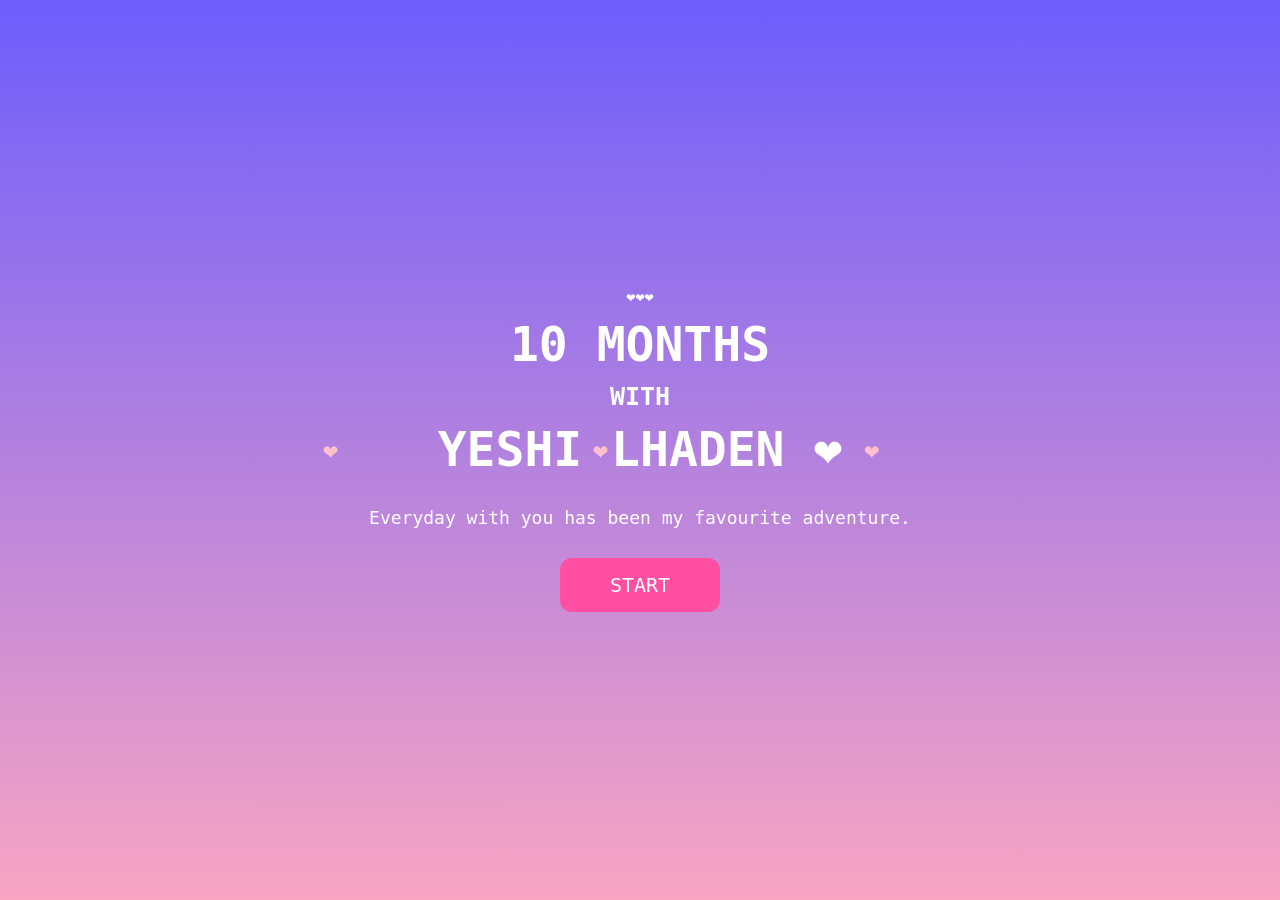
<file: index.html>
<!DOCTYPE html>
<html lang="en">
<head>
    <meta charset="UTF-8">
    <meta name="viewport" content="width=device-width, initial-scale=1.0">
    <title>10 Months With You❤️</title>
    <link rel="stylesheet" href="style.css">
</head>
<body>
    <div class="overlay">
        <div class="hearts"></div>
        <h3>❤️❤️❤️</h3>
        <h1>10 MONTHS</h1>
        <h2>WITH</h2>
        <h1>YESHI LHADEN ❤️</h1>
        <p>
            Everyday with you has been my favourite adventure.
        </p>
        <button id = "startBtn">
            START
        </button>
        
        
    </div>
    <script src="script.js"></script>
    
</body>
</html>
</file>
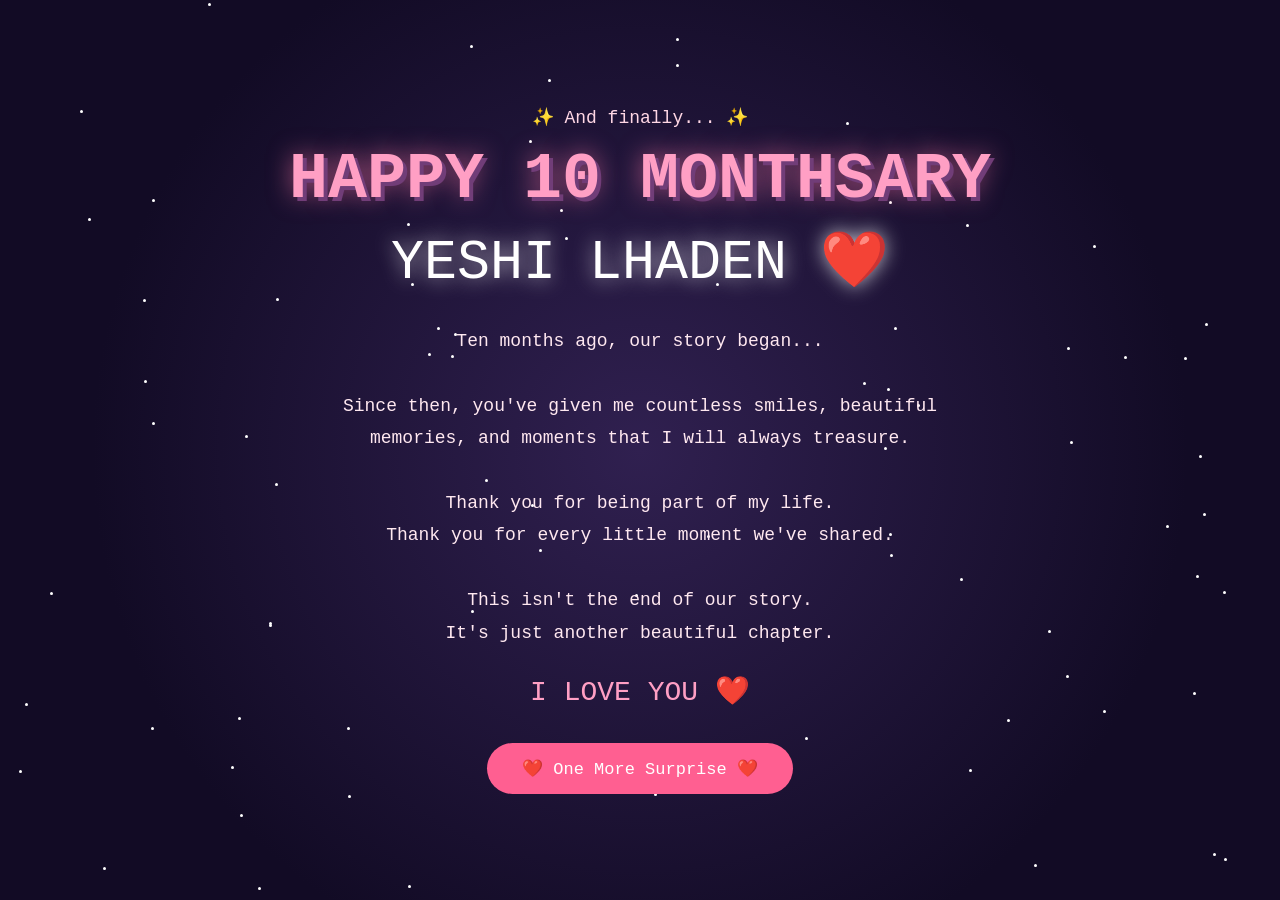
<file: pages/final.html>
<!DOCTYPE html>
<html lang="en">

<head>

<meta charset="UTF-8">

<meta name="viewport"
content="width=device-width, initial-scale=1.0">

<title>Happy 10 Monthsary ❤️</title>

<style>

*{
    margin:0;
    padding:0;
    box-sizing:border-box;
}

body{

    min-height:100vh;

    background:
    radial-gradient(circle at center,#302050 0%,#120b25 70%);

    font-family:monospace;

    color:white;

    text-align:center;

    overflow:hidden;

}


/* ============================= */
/* MAIN */
/* ============================= */

.final{

    position:relative;

    z-index:10;

    min-height:100vh;

    display:flex;

    flex-direction:column;

    justify-content:center;

    align-items:center;

    padding:20px;

}


.small{

    font-size:18px;

    color:#ffd7e5;

    margin-bottom:15px;

    animation:fadeIn 2s ease;

}


h1{

    font-size:clamp(32px,8vw,65px);

    color:#ff9fc4;

    text-shadow:
    4px 4px #713d78,
    0 0 25px rgba(255,120,165,.7);

    animation:titleAppear 2s ease;

}


.name{

    font-size:clamp(28px,7vw,55px);

    margin-top:10px;

    color:white;

    text-shadow:
    0 0 20px rgba(255,255,255,.7);

    animation:titleAppear 2.5s ease;

}


.message{

    max-width:650px;

    margin-top:30px;

    font-size:18px;

    line-height:1.8;

    color:#ffe8f0;

    animation:fadeIn 4s ease;

}


.love{

    margin-top:25px;

    font-size:28px;

    color:#ff9fc4;

    animation:pulse 1.5s infinite;

}


@keyframes titleAppear{

    from{

        opacity:0;

        transform:
        scale(.5)
        translateY(30px);

    }

    to{

        opacity:1;

        transform:
        scale(1)
        translateY(0);

    }

}


@keyframes fadeIn{

    from{
        opacity:0;
    }

    to{
        opacity:1;
    }

}


@keyframes pulse{

    0%,100%{

        transform:scale(1);

    }

    50%{

        transform:scale(1.12);

    }

}


/* ============================= */
/* FIREWORKS */
/* ============================= */

.firework{

    position:absolute;

    width:5px;

    height:5px;

    border-radius:50%;

    background:white;

    animation:explode 1.5s ease-out forwards;

}


@keyframes explode{

    0%{

        transform:
        translate(0,0)
        scale(1);

        opacity:1;

    }

    100%{

        transform:
        translate(
            var(--x),
            var(--y)
        )
        scale(0);

        opacity:0;

    }

}


/* ============================= */
/* HEARTS */
/* ============================= */

.heart{

    position:fixed;

    bottom:-40px;

    pointer-events:none;

    z-index:5;

    animation:heartUp linear forwards;

}


@keyframes heartUp{

    0%{

        transform:
        translateY(0)
        rotate(0);

        opacity:0;

    }

    20%{

        opacity:1;

    }

    100%{

        transform:
        translateY(-110vh)
        rotate(360deg);

        opacity:0;

    }

}


/* ============================= */
/* STARS */
/* ============================= */

.star{

    position:fixed;

    width:3px;

    height:3px;

    background:white;

    border-radius:50%;

    animation:twinkle 2s infinite alternate;

}


@keyframes twinkle{

    from{

        opacity:.2;

        transform:scale(.7);

    }

    to{

        opacity:1;

        transform:scale(1.5);

    }

}


/* ============================= */
/* BUTTON */
/* ============================= */

button{

    margin-top:35px;

    padding:15px 35px;

    border:none;

    border-radius:30px;

    background:#ff5f91;

    color:white;

    font-family:monospace;

    font-size:17px;

    cursor:pointer;

    animation:fadeIn 6s ease;

    transition:.3s;

}


button:hover{

    transform:scale(1.08);

    box-shadow:
    0 0 25px rgba(255,95,145,.7);

}


/* ============================= */
/* MOBILE */
/* ============================= */

@media(max-width:600px){

    .small{

        font-size:15px;

    }

    .message{

        font-size:15px;

    }

    .love{

        font-size:24px;

    }

}

</style>

</head>


<body>


<div class="final">


    <p class="small">

        ✨ And finally... ✨

    </p>


    <h1>

        HAPPY 10 MONTHSARY

    </h1>


    <div class="name">

        YESHI LHADEN ❤️

    </div>


    <p class="message">

        Ten months ago, our story began...

        <br><br>

        Since then, you've given me
        countless smiles, beautiful memories,
        and moments that I will always treasure.

        <br><br>

        Thank you for being part of my life.

        <br>

        Thank you for every little moment
        we've shared.

        <br><br>

        This isn't the end of our story.

        <br>

        It's just another beautiful chapter.

    </p>


    <div class="love">

        I LOVE YOU ❤️

    </div>


    <button onclick="celebrate()">

        ❤️ One More Surprise ❤️

    </button>


</div>


<script>


/* ================================= */
/* FIREWORK */
/* ================================= */

function firework(){

    const centerX =
    Math.random()*window.innerWidth;

    const centerY =
    Math.random()*
    (window.innerHeight*.65);


    for(let i=0;i<35;i++){

        const particle =
        document.createElement("div");

        particle.className="firework";


        particle.style.left=
        centerX+"px";


        particle.style.top=
        centerY+"px";


        const angle=
        Math.random()*Math.PI*2;


        const distance=
        50+
        Math.random()*150;


        particle.style.setProperty(
            "--x",
            Math.cos(angle)*distance+"px"
        );


        particle.style.setProperty(
            "--y",
            Math.sin(angle)*distance+"px"
        );


        document.body.appendChild(
            particle
        );


        setTimeout(()=>{

            particle.remove();

        },1600);

    }

}


/* ================================= */
/* FIREWORK LOOP */
/* ================================= */

setInterval(()=>{

    firework();

},900);


/* ================================= */
/* FLOATING HEARTS */
/* ================================= */

function createHeart(){

    const heart=
    document.createElement("div");


    heart.className="heart";


    const symbols=[

        "❤️",
        "💕",
        "💗",
        "💖",
        "💞",
        "✨",
        "🌸"

    ];


    heart.innerHTML=
    symbols[
        Math.floor(
            Math.random()*symbols.length
        )
    ];


    heart.style.left=
    Math.random()*100+"vw";


    heart.style.fontSize=
    (15+Math.random()*25)+"px";


    heart.style.animationDuration=
    (4+Math.random()*5)+"s";


    document.body.appendChild(
        heart
    );


    setTimeout(()=>{

        heart.remove();

    },10000);

}


setInterval(
    createHeart,
    500
);


/* ================================= */
/* STARS */
/* ================================= */

for(let i=0;i<80;i++){

    const star=
    document.createElement("div");


    star.className="star";


    star.style.left=
    Math.random()*100+"vw";


    star.style.top=
    Math.random()*100+"vh";


    star.style.animationDelay=
    Math.random()*2+"s";


    document.body.appendChild(
        star
    );

}


/* ================================= */
/* BIG CELEBRATION */
/* ================================= */

function celebrate(){

    for(let i=0;i<8;i++){

        setTimeout(()=>{

            firework();

        },i*300);

    }

    document.querySelector(".love")
    .innerHTML=
    "FOREVER WITH YOU ❤️♾️";

}

</script>


</body>

</html>
</file>
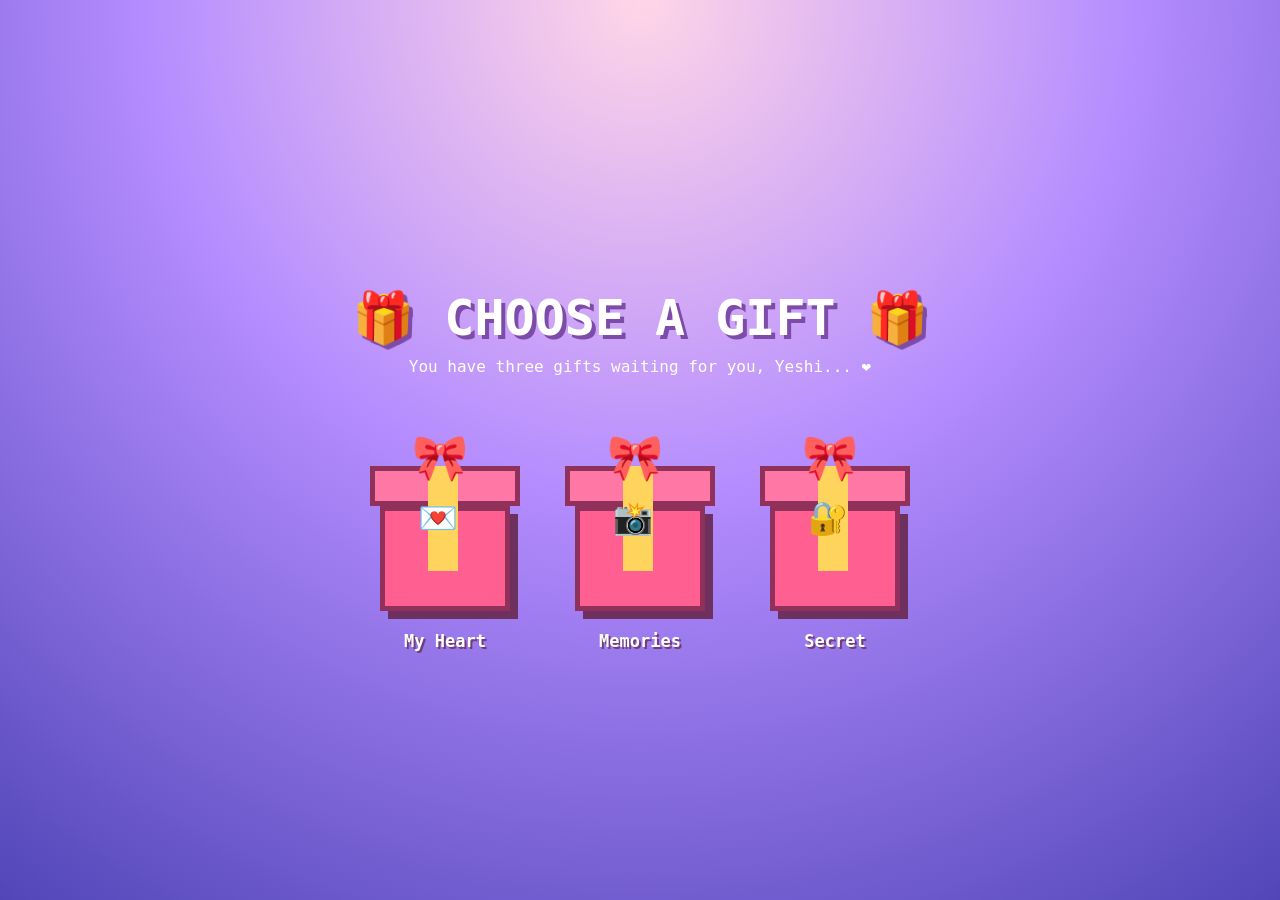
<file: pages/gifts.html>
<!DOCTYPE html>
<html lang="en">
<head>
<meta charset="UTF-8">
<meta name="viewport" content="width=device-width, initial-scale=1.0">

<title>Choose Your Gift 🎁</title>

<style>

*{
    margin:0;
    padding:0;
    box-sizing:border-box;
}

body{
    min-height:100vh;
    background:
        radial-gradient(circle at top,#ffd6e7,#b48cff 45%,#5146b8);
    font-family:monospace;
    color:white;
    text-align:center;
    overflow:hidden;
}

/* MAIN */

.game{
    min-height:100vh;
    display:flex;
    flex-direction:column;
    justify-content:center;
    align-items:center;
    padding:20px;
}

h1{
    font-size:clamp(28px,7vw,50px);
    margin-bottom:10px;
    text-shadow:4px 4px #7d4ca8;
}

.subtitle{
    font-size:16px;
    margin-bottom:45px;
}

/* GIFT ROOM */

.gifts{
    display:flex;
    justify-content:center;
    align-items:center;
    gap:45px;
    flex-wrap:wrap;
}

/* GIFT */

.gift{
    width:150px;
    height:190px;
    cursor:pointer;
    transition:.3s;
    position:relative;
}

.gift:hover{
    transform:translateY(-12px) scale(1.08);
}

/* BOX */

.box{
    position:absolute;
    bottom:0;
    left:10px;
    width:130px;
    height:105px;
    background:#ff5f91;
    border:5px solid #8f315b;
    box-shadow:8px 8px #6e315f;
}

/* LID */

.lid{
    position:absolute;
    top:45px;
    left:0;
    width:150px;
    height:40px;
    background:#ff78a5;
    border:5px solid #8f315b;
    z-index:2;
    transition:.5s;
}

/* RIBBON */

.ribbon{
    position:absolute;
    left:58px;
    top:45px;
    width:30px;
    height:105px;
    background:#ffd45c;
    z-index:3;
}

.ribbon-top{
    position:absolute;
    top:25px;
    left:58px;
    width:30px;
    height:35px;
    background:#ffd45c;
    z-index:4;
}

/* BOW */

.bow{
    position:absolute;
    top:10px;
    left:42px;
    z-index:5;
    font-size:45px;
}

/* EMOJI */

.gift-icon{
    position:absolute;
    z-index:6;
    top:78px;
    left:48px;
    font-size:32px;
}

/* LABEL */

.label{
    position:absolute;
    bottom:-40px;
    width:100%;
    font-size:17px;
    font-weight:bold;
    text-shadow:2px 2px #713d78;
}

/* CLICK EFFECT */

.gift.open .lid{
    transform:translateY(-45px) rotate(-5deg);
}

.gift.open{
    transform:scale(1.1);
}

/* POPUP */

.popup{
    position:fixed;
    inset:0;
    background:rgba(25,10,50,.75);
    display:none;
    justify-content:center;
    align-items:center;
    z-index:100;
    padding:20px;
}

.popup.show{
    display:flex;
}

.popup-box{
    background:#fff0f7;
    color:#54294f;
    max-width:420px;
    width:100%;
    padding:35px 25px;
    border-radius:25px;
    border:5px solid #ff78a5;
    box-shadow:0 15px 40px rgba(0,0,0,.4);
    animation:popup .5s ease;
}

@keyframes popup{
    from{
        transform:scale(.5);
        opacity:0;
    }
    to{
        transform:scale(1);
        opacity:1;
    }
}

.popup-box h2{
    font-size:28px;
    margin-bottom:20px;
}

.popup-box p{
    font-size:16px;
    line-height:1.7;
}

.close{
    margin-top:25px;
    padding:12px 28px;
    border:none;
    border-radius:20px;
    background:#ff5f91;
    color:white;
    font-family:monospace;
    font-size:16px;
    cursor:pointer;
}

.close:hover{
    transform:scale(1.08);
}

/* HEARTS */

.heart{
    position:fixed;
    bottom:-30px;
    pointer-events:none;
    animation:floatUp linear forwards;
}

@keyframes floatUp{
    0%{
        transform:translateY(0) rotate(0);
        opacity:0;
    }

    20%{
        opacity:1;
    }

    100%{
        transform:translateY(-110vh) rotate(360deg);
        opacity:0;
    }
}

/* MOBILE */

@media(max-width:600px){

    .gifts{
        gap:30px;
    }

    .gift{
        width:120px;
        height:160px;
        transform:scale(.85);
    }

    .gift:hover{
        transform:scale(.95) translateY(-8px);
    }

    .box{
        width:110px;
        height:85px;
    }

    .lid{
        width:130px;
    }

    .ribbon{
        left:50px;
        height:85px;
    }

    .ribbon-top{
        left:50px;
    }

    .bow{
        left:35px;
    }

    .gift-icon{
        left:40px;
    }

}

</style>
</head>

<body>

<div class="game">

    <h1>🎁 CHOOSE A GIFT 🎁</h1>

    <p class="subtitle">
        You have three gifts waiting for you, Yeshi... ❤️
    </p>

    <div class="gifts">

        <!-- GIFT 1 -->

        <div class="gift" onclick="openGift(1)">

            <div class="bow">🎀</div>

            <div class="lid"></div>

            <div class="box"></div>

            <div class="ribbon"></div>

            <div class="gift-icon">💌</div>

            <div class="label">
                My Heart
            </div>

        </div>


        <!-- GIFT 2 -->

        <div class="gift" onclick="openGift(2)">

            <div class="bow">🎀</div>

            <div class="lid"></div>

            <div class="box"></div>

            <div class="ribbon"></div>

            <div class="gift-icon">📸</div>

            <div class="label">
                Memories
            </div>

        </div>


        <!-- GIFT 3 -->

        <div class="gift" onclick="openGift(3)">

            <div class="bow">🎀</div>

            <div class="lid"></div>

            <div class="box"></div>

            <div class="ribbon"></div>

            <div class="gift-icon">🔐</div>

            <div class="label">
                Secret
            </div>

        </div>

    </div>

</div>


<!-- POPUP -->

<div class="popup" id="popup">

    <div class="popup-box">

        <h2 id="popupTitle"></h2>

        <p id="popupText"></p>

        <button class="close" onclick="closePopup()">
            Close ❤️
        </button>

    </div>

</div>


<script>

function openGift(number){

    const gifts=document.querySelectorAll(".gift");

    gifts[number-1].classList.add("open");

    setTimeout(()=>{

        if(number===1){

            showPopup(
                "💌 My Heart",
                "If I could put everything I feel for you inside this gift, it still wouldn't be enough. You mean more to me than words can explain. ❤️"
            );

        }

        if(number===2){

            showPopup(
                "📸 Our Memories",
                "Every picture holds a little piece of our story. And somehow, every memory becomes more beautiful because you're in it. ❤️"
            );

        }

        if(number===3){

            closePopup();

            setTimeout(()=>{

                window.location.href="secret.html";

            },300);

        }

    },500);

}


function showPopup(title,text){

    document.getElementById("popupTitle").innerHTML=title;

    document.getElementById("popupText").innerHTML=text;

    document.getElementById("popup").classList.add("show");

}


function closePopup(){

    document.getElementById("popup").classList.remove("show");

}


/* FLOATING HEARTS */

function createHeart(){

    const heart=document.createElement("div");

    heart.className="heart";

    const symbols=["❤️","💕","💗","💖","🌸","✨"];

    heart.innerHTML=
        symbols[Math.floor(Math.random()*symbols.length)];

    heart.style.left=Math.random()*100+"vw";

    heart.style.fontSize=
        (15+Math.random()*20)+"px";

    heart.style.animationDuration=
        (4+Math.random()*4)+"s";

    document.body.appendChild(heart);

    setTimeout(()=>{
        heart.remove();
    },8000);

}

setInterval(createHeart,500);

</script>

</body>
</html>
</file>
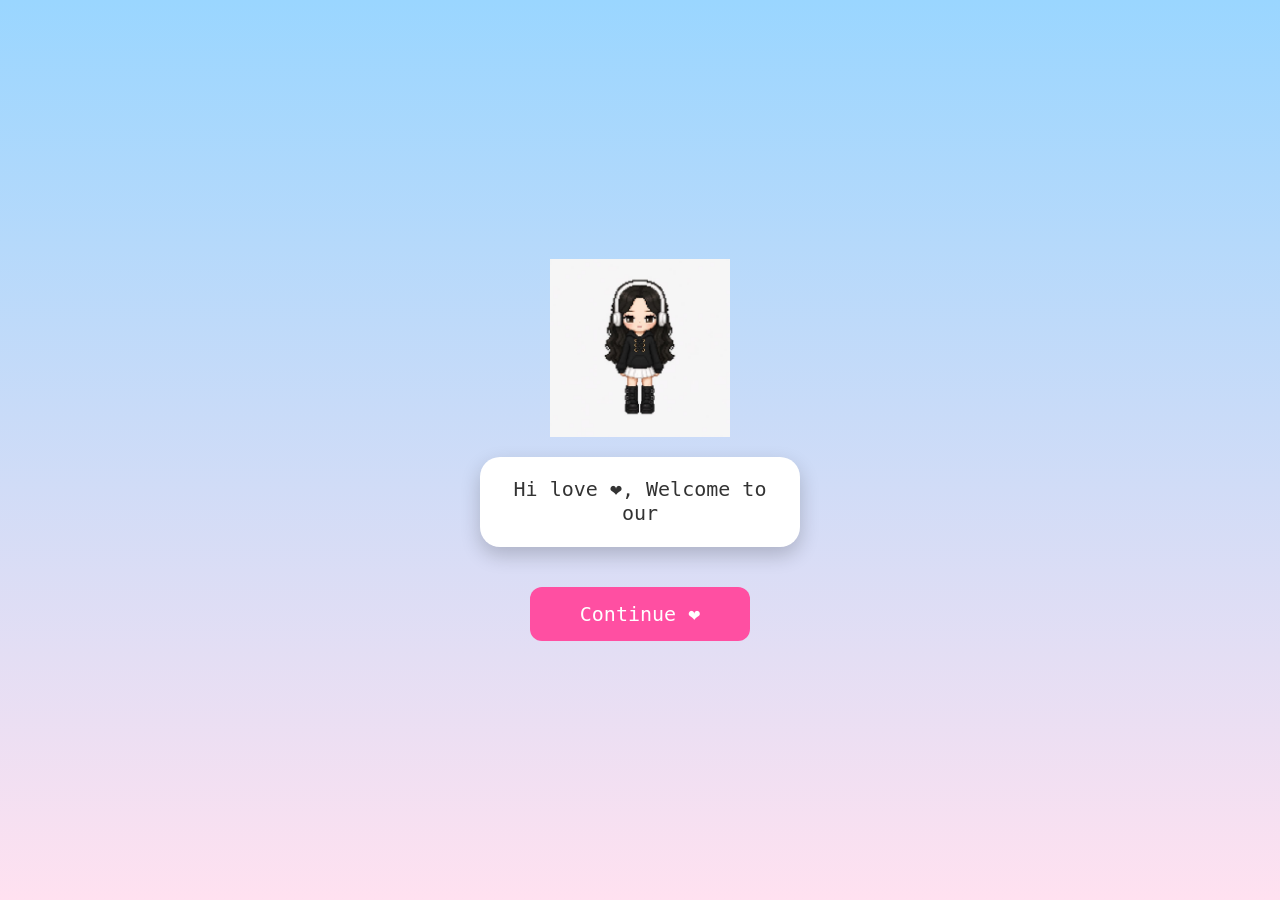
<file: pages/intro.html>
<!DOCTYPE html>
<html lang="en">
<head>
    <meta charset="UTF-8">
    <meta name="viewport" content="width=device-width, initial-scale=1.0">
    <title>Welcome ❤️</title>
    <link rel="stylesheet" href="../style.css">
    <style>
        body{
            background:linear-gradient(#9ad6ff,#ffe1f0);
        }
        .scene{
            display:flex;
            flex-direction:column;
            justify-content:center;
            align-items:center;
            height:100vh;
            padding:20px;
        }
        .character{
            width:180px;
            margin-bottom:20px;
        }
        .bubble{
            background:white;
            color:#333;
            padding:20px;
            border-radius:20px;
            max-width:320px;
            font-size:20px;
            min-height:90px;
            box-shadow:0 8px 20px rgba(0,0,0,.2);
        }.next{
            margin-top:40px;
        }
        
    </style>
</head>
<body>
    <div class="scene">
        <img src="../images/girl.png" class="character">
        <div class="bubble">
            <span id="text"></span>
            </div>
    <button class="next" onclick="nextPage()">
        Continue ❤️
    </button>
    </div>
    <script>
        const message="Hi love ❤️, Welcome to our little world.Thank you for staying by my side for these amazing 10 months.Every moment with you is precious.";
        let i=0;
        function typing(){
            if(i<message.length){
                document.getElementById("text").innerHTML+=message.charAt(i);
                i++;
                setTimeout(typing,40);
            }
        }
        typing();
        function nextPage(){
            window.location.href="memories.html";
        }
    </script>
</body>
</html>
</file>
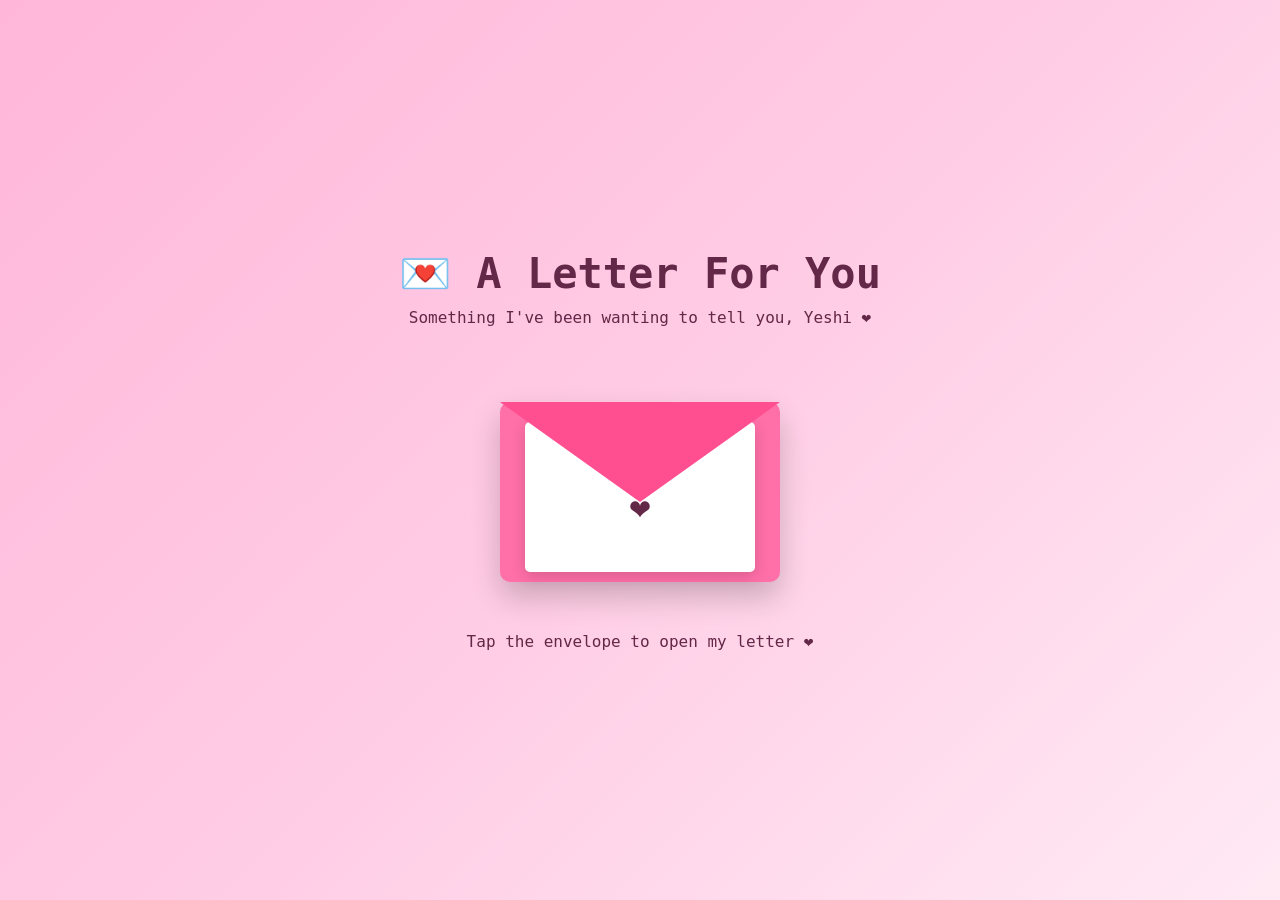
<file: pages/letter.html>
<!DOCTYPE html>
<html lang="en">

<head>

<meta charset="UTF-8">

<meta name="viewport"
content="width=device-width, initial-scale=1.0">

<title>A Letter For Yeshi ❤️</title>


<style>

/* =========================
   BASIC SETUP
========================= */

*{
    margin:0;
    padding:0;
    box-sizing:border-box;
}

body{

    min-height:100vh;

    font-family:monospace;

    background:
    linear-gradient(
        135deg,
        #ffb6d9,
        #ffcce5,
        #ffeaf4
    );

    display:flex;

    justify-content:center;

    align-items:center;

    overflow:hidden;

    color:#632747;

}


/* =========================
   CONTAINER
========================= */

.container{

    width:90%;

    max-width:650px;

    text-align:center;

}


/* =========================
   TITLE
========================= */

h1{

    font-size:
    clamp(25px,6vw,42px);

    margin-bottom:10px;

}

.subtitle{

    margin-bottom:35px;

    font-size:16px;

}


/* =========================
   ENVELOPE
========================= */

.envelope-container{

    display:flex;

    justify-content:center;

    align-items:center;

    height:260px;

}


/* Envelope */

.envelope{

    width:280px;

    height:180px;

    position:relative;

    cursor:pointer;

    transition:.4s;

}


/* Envelope body */

.envelope-body{

    position:absolute;

    width:100%;

    height:100%;

    background:#ff6fa8;

    border-radius:10px;

    box-shadow:
    0 15px 30px
    rgba(0,0,0,.2);

}


/* Triangle flap */

.flap{

    position:absolute;

    width:0;

    height:0;

    border-left:
    140px solid transparent;

    border-right:
    140px solid transparent;

    border-top:
    100px solid #ff4f91;

    top:0;

    left:0;

    z-index:3;

    transform-origin:top;

    transition:1s;

}


/* Letter inside */

.letter-paper{

    position:absolute;

    width:230px;

    height:150px;

    background:white;

    left:25px;

    top:20px;

    border-radius:5px;

    padding:20px;

    z-index:2;

    transition:1s;

    box-shadow:
    0 5px 15px
    rgba(0,0,0,.15);

}


/* Envelope opening */

.envelope.open .flap{

    transform:
    rotateX(180deg);

}


.envelope.open .letter-paper{

    transform:
    translateY(-110px);

}


/* Heart seal */

.seal{

    position:absolute;

    z-index:5;

    left:50%;

    top:85px;

    transform:
    translateX(-50%);

    font-size:35px;

    transition:.5s;

}

.envelope.open .seal{

    opacity:0;

}


/* =========================
   INSTRUCTION
========================= */

.instruction{

    margin-top:10px;

    font-size:16px;

}


/* =========================
   LOVE LETTER
========================= */

.letter{

    display:none;

    background:white;

    padding:30px;

    border-radius:20px;

    box-shadow:
    0 15px 40px
    rgba(0,0,0,.2);

    text-align:left;

    max-height:65vh;

    overflow-y:auto;

}


.letter.show{

    display:block;

    animation:
    appear .8s ease;

}


@keyframes appear{

    from{

        opacity:0;

        transform:
        translateY(30px);

    }

    to{

        opacity:1;

        transform:
        translateY(0);

    }

}


.letter h2{

    text-align:center;

    margin-bottom:20px;

    color:#ff4f91;

}


#letterText{

    font-family:
    Georgia,
    serif;

    font-size:18px;

    line-height:1.8;

    white-space:pre-line;

}


/* =========================
   CONTINUE BUTTON
========================= */

.next-button{

    margin-top:25px;

    padding:14px 30px;

    border:none;

    border-radius:30px;

    background:#ff4f91;

    color:white;

    font-family:monospace;

    font-size:16px;

    cursor:pointer;

    display:none;

}


.next-button:hover{

    transform:scale(1.05);

}


/* =========================
   FLOATING HEARTS
========================= */

.heart{

    position:fixed;

    bottom:-30px;

    pointer-events:none;

    font-size:20px;

    animation:
    floatUp 6s linear forwards;

}


@keyframes floatUp{

    0%{

        transform:
        translateY(0)
        rotate(0);

        opacity:0;

    }

    20%{

        opacity:1;

    }

    100%{

        transform:
        translateY(-110vh)
        rotate(360deg);

        opacity:0;

    }

}


/* =========================
   MOBILE
========================= */

@media(max-width:600px){

    .envelope{

        width:240px;

        height:155px;

    }

    .flap{

        border-left-width:120px;

        border-right-width:120px;

        border-top-width:85px;

    }

    .letter-paper{

        width:200px;

        height:130px;

        left:20px;

    }

}

</style>

</head>


<body>


<div class="container">


    <h1>
        💌 A Letter For You
    </h1>


    <p class="subtitle">
        Something I've been wanting to tell you, Yeshi ❤️
    </p>



    <!-- =====================
         ENVELOPE
    ====================== -->

    <div
    class="envelope-container"
    id="envelopeContainer">


        <div
        class="envelope"
        id="envelope"
        onclick="openLetter()">


            <div
            class="envelope-body">
            </div>


            <div
            class="letter-paper">

                ❤️

            </div>


            <div
            class="flap">
            </div>


            <div
            class="seal">

                ❤️

            </div>


        </div>

    </div>


    <p
    class="instruction"
    id="instruction">

        Tap the envelope to open my letter ❤️

    </p>



    <!-- =====================
         LETTER
    ====================== -->

    <div
    class="letter"
    id="letter">


        <h2>
            To My Yeshi ❤️
        </h2>


        <div
        id="letterText">
        </div>


    </div>



    <button
    class="next-button"
    id="nextButton"
    onclick="nextPage()">

        I have another surprise for you 🎁

    </button>


</div>



<script>


/* =========================
   YOUR LOVE LETTER
========================= */

const message = `My dearest Yeshi,

Today marks 10 beautiful months of us. ❤️

Ten months may sound like just a number, but for me, it represents so many memories, conversations, laughs, little moments, and feelings that I will always keep close to my heart.

Thank you for being there for me.

Thank you for every smile you've given me, every conversation we've shared, and every little moment that made these months special.

I don't know what the future will bring, but I know that I want to keep creating beautiful memories with you.

These 10 months are only one chapter of our story.

I hope we have many, many more chapters to write together.

Happy 10 Monthsary, my love. ❤️

I love you.`;



/* =========================
   OPEN ENVELOPE
========================= */

function openLetter(){

    const envelope =
    document.getElementById(
        "envelope"
    );

    envelope.classList.add("open");


    document.getElementById(
        "instruction"
    ).style.display="none";


    setTimeout(() => {

        document.getElementById(
            "envelopeContainer"
        ).style.display="none";


        document.getElementById(
            "letter"
        ).classList.add("show");


        typeLetter();

    },1200);

}


/* =========================
   TYPEWRITER
========================= */

let index=0;


function typeLetter(){

    if(index < message.length){

        document.getElementById(
            "letterText"
        ).innerHTML +=
        message.charAt(index);

        index++;


        setTimeout(
            typeLetter,
            30
        );

    }
    else{

        document.getElementById(
            "nextButton"
        ).style.display="inline-block";

    }

}


/* =========================
   FLOATING HEARTS
========================= */

function createHeart(){

    const heart =
    document.createElement(
        "div"
    );


    heart.className="heart";


    const symbols=[
        "❤️",
        "💕",
        "💗",
        "💖",
        "🌸"
    ];


    heart.innerHTML =
    symbols[
        Math.floor(
            Math.random()
            * symbols.length
        )
    ];


    heart.style.left =
    Math.random()*100+"vw";


    heart.style.animationDuration =
    (4+Math.random()*4)+"s";


    document.body.appendChild(
        heart
    );


    setTimeout(
        () => heart.remove(),
        8000
    );

}


setInterval(
    createHeart,
    700
);


/* =========================
   NEXT PAGE
========================= */

function nextPage(){

    window.location.href =
    "gifts.html";

}

</script>


</body>

</html>
</file>
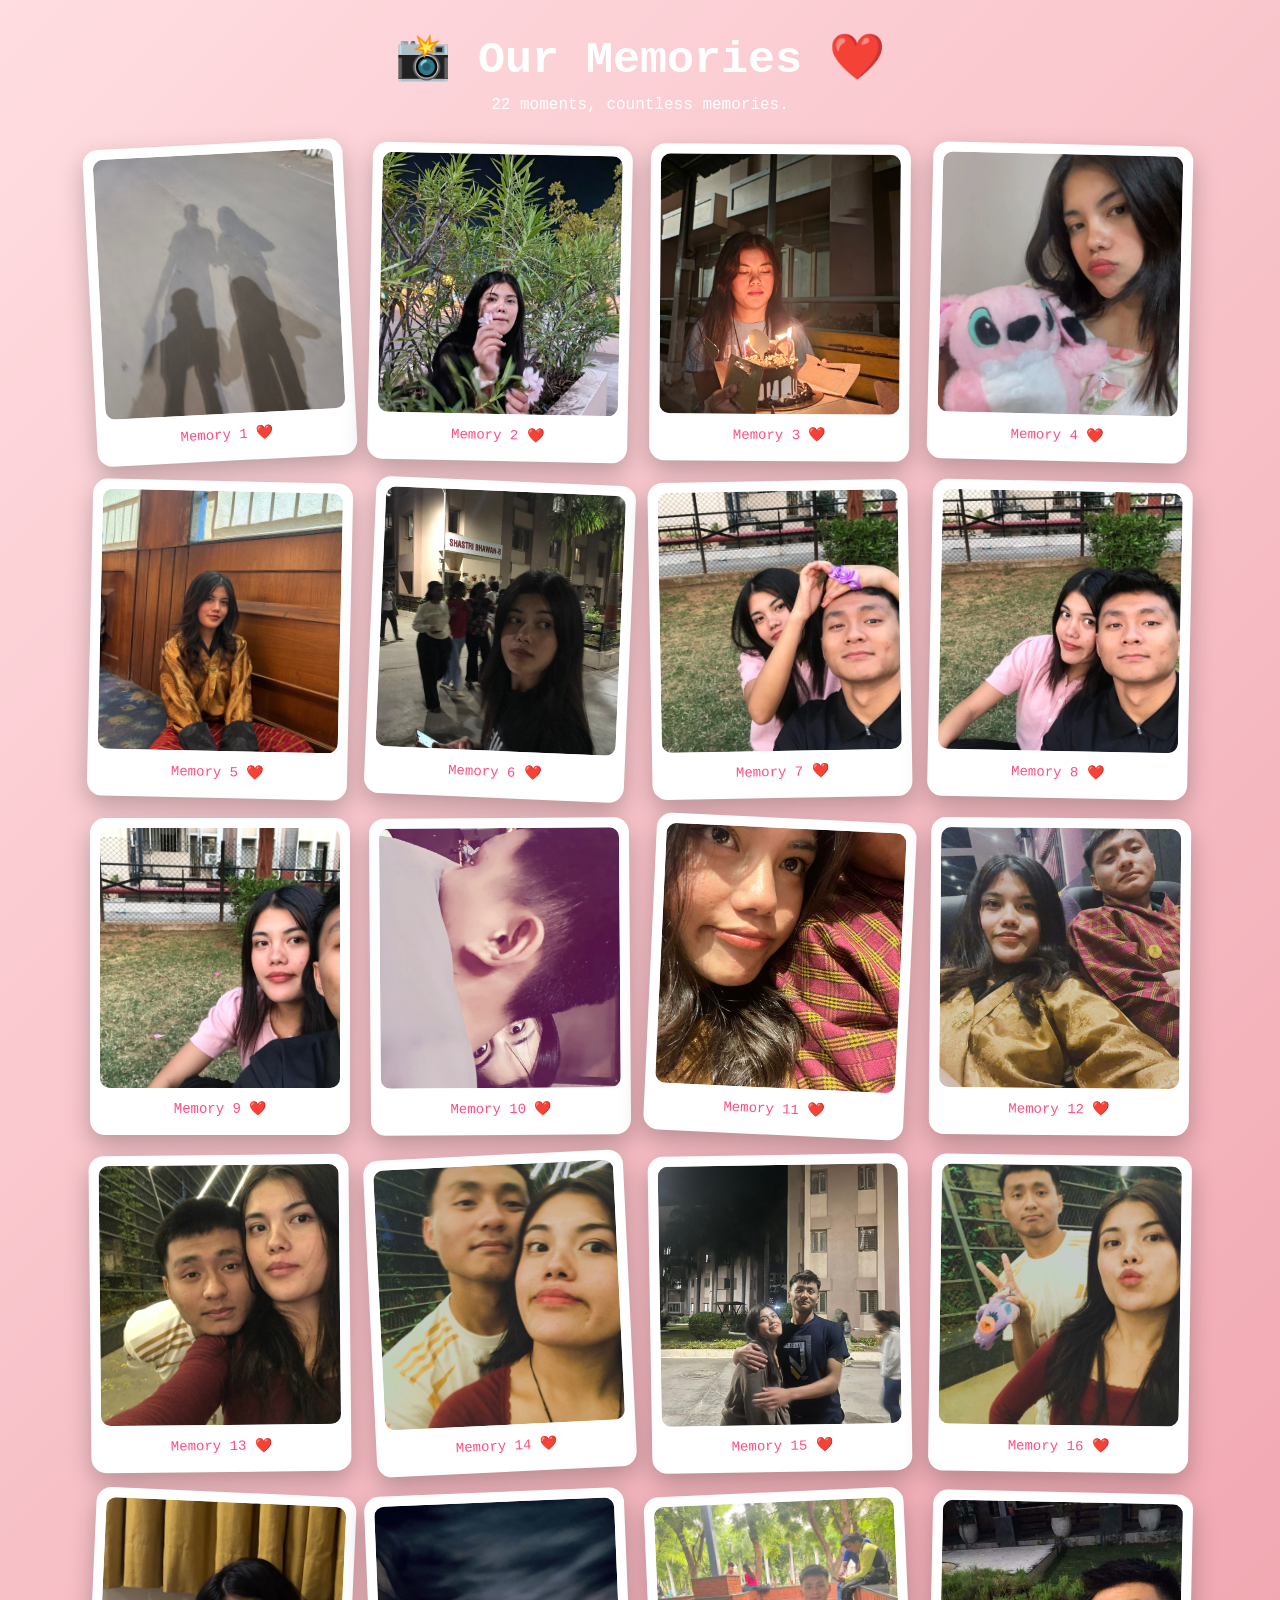
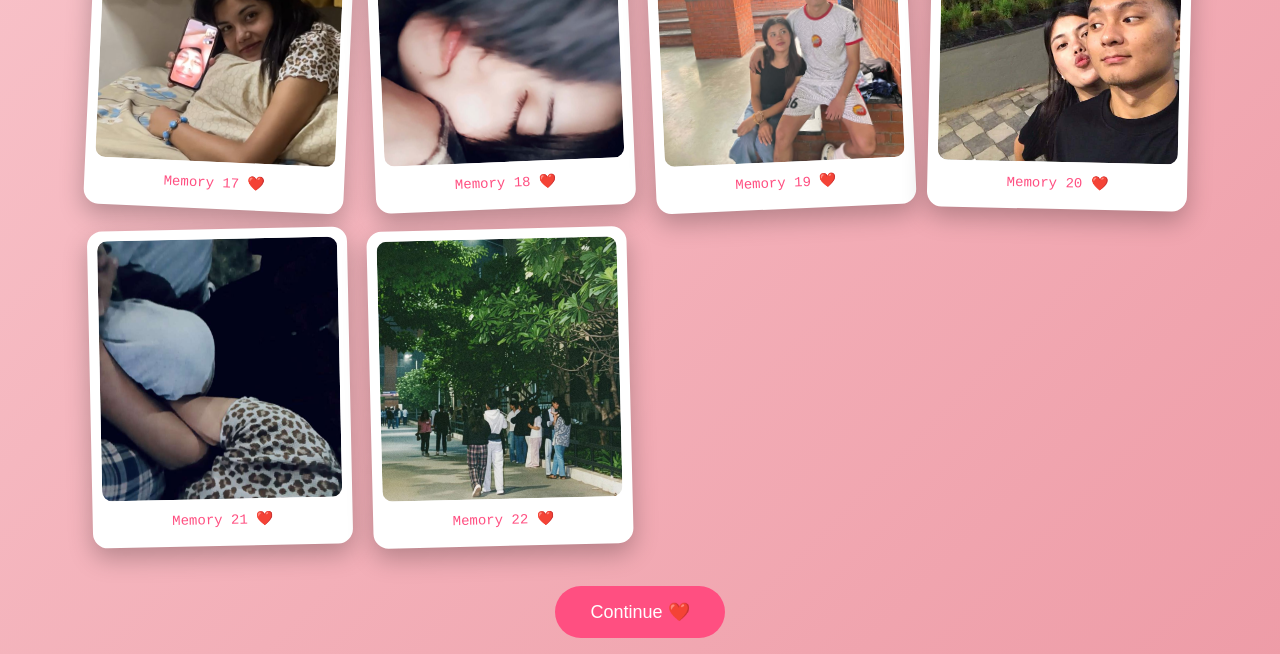
<file: pages/memories.html>
<!DOCTYPE html>
<html lang="en">

<head>
<meta charset="UTF-8">

<meta name="viewport"
content="width=device-width, initial-scale=1.0">

<title>Our Memories ❤️</title>

<style>

*{
    margin:0;
    padding:0;
    box-sizing:border-box;
}

body{

    min-height:100vh;

    font-family:monospace;

    background:
    linear-gradient(
        135deg,
        #ffdde1,
        #ee9ca7
    );

    color:white;

    text-align:center;

    padding:30px 15px;

}


/* TITLE */

h1{

    font-size:
    clamp(25px,6vw,45px);

    margin-bottom:10px;

}

.subtitle{

    font-size:16px;

    margin-bottom:30px;

}


/* GALLERY */

.gallery{

    max-width:1100px;

    margin:auto;

    display:grid;

    grid-template-columns:
    repeat(
        auto-fit,
        minmax(220px,1fr)
    );

    gap:20px;

}


/* PHOTO CARD */

.photo-card{

    background:white;

    padding:10px;

    border-radius:15px;

    box-shadow:
    0 10px 25px
    rgba(0,0,0,.25);

    transform:rotate(
        var(--rotation)
    );

    transition:.4s;

}

.photo-card:hover{

    transform:
    rotate(0deg)
    scale(1.05);

    z-index:5;

}


/* IMAGE */

.photo-card img{

    width:100%;

    height:260px;

    object-fit:cover;

    border-radius:10px;

}


/* PHOTO NUMBER */

.photo-number{

    color:#ff4f81;

    padding:8px;

    font-size:14px;

}


/* NEXT BUTTON */

button{

    margin-top:40px;

    padding:15px 35px;

    border:none;

    border-radius:30px;

    background:#ff4f81;

    color:white;

    font-size:18px;

    cursor:pointer;

    transition:.3s;

}

button:hover{

    transform:scale(1.08);

}


/* FLOATING HEARTS */

.heart{

    position:fixed;

    bottom:-30px;

    font-size:20px;

    pointer-events:none;

    animation:
    floatUp 6s linear forwards;

}


@keyframes floatUp{

    0%{

        transform:
        translateY(0)
        rotate(0);

        opacity:0;

    }

    20%{

        opacity:1;

    }

    100%{

        transform:
        translateY(-110vh)
        rotate(360deg);

        opacity:0;

    }

}


/* MOBILE */

@media(max-width:600px){

    body{

        padding:20px 10px;

    }

    .gallery{

        grid-template-columns:
        repeat(2,1fr);

        gap:12px;

    }

    .photo-card img{

        height:190px;

    }

}

</style>

</head>


<body>


<h1>
📸 Our Memories ❤️
</h1>

<p class="subtitle">
22 moments, countless memories.
</p>


<div
class="gallery"
id="gallery">
</div>


<button
onclick="goNext()">

Continue ❤️

</button>


<script>


/* =================================
   YOUR 22 PHOTOS
================================= */

const totalPhotos = 22;

const gallery =
document.getElementById("gallery");


/* CREATE PHOTO CARDS */

for(
    let i = 1;
    i <= totalPhotos;
    i++
){

    const card =
    document.createElement("div");

    card.className =
    "photo-card";


    /* RANDOM POLAROID ROTATION */

    const rotation =
    (Math.random() * 6 - 3);

    card.style.setProperty(
        "--rotation",
        rotation + "deg"
    );


    card.innerHTML = `

        <img
        src="../images/photo${i}.jpg"
        alt="Our memory ${i}"
        loading="lazy"
        >

        <div class="photo-number">
            Memory ${i} ❤️
        </div>

    `;


    gallery.appendChild(card);

}


/* =================================
   FLOATING HEARTS
================================= */

function createHeart(){

    const heart =
    document.createElement("div");

    heart.className="heart";

    const hearts = [
        "❤️",
        "💕",
        "💗",
        "💖",
        "🌸"
    ];

    heart.innerHTML =
    hearts[
        Math.floor(
            Math.random()
            * hearts.length
        )
    ];


    heart.style.left =
    Math.random()*100+"vw";


    heart.style.animationDuration =
    (4+Math.random()*4)+"s";


    document.body.appendChild(
        heart
    );


    setTimeout(
        () => heart.remove(),
        8000
    );

}


setInterval(
    createHeart,
    800
);


/* =================================
   NEXT PAGE
================================= */

function goNext(){

    window.location.href =
    "reasons.html";

}

</script>


</body>

</html>
</file>
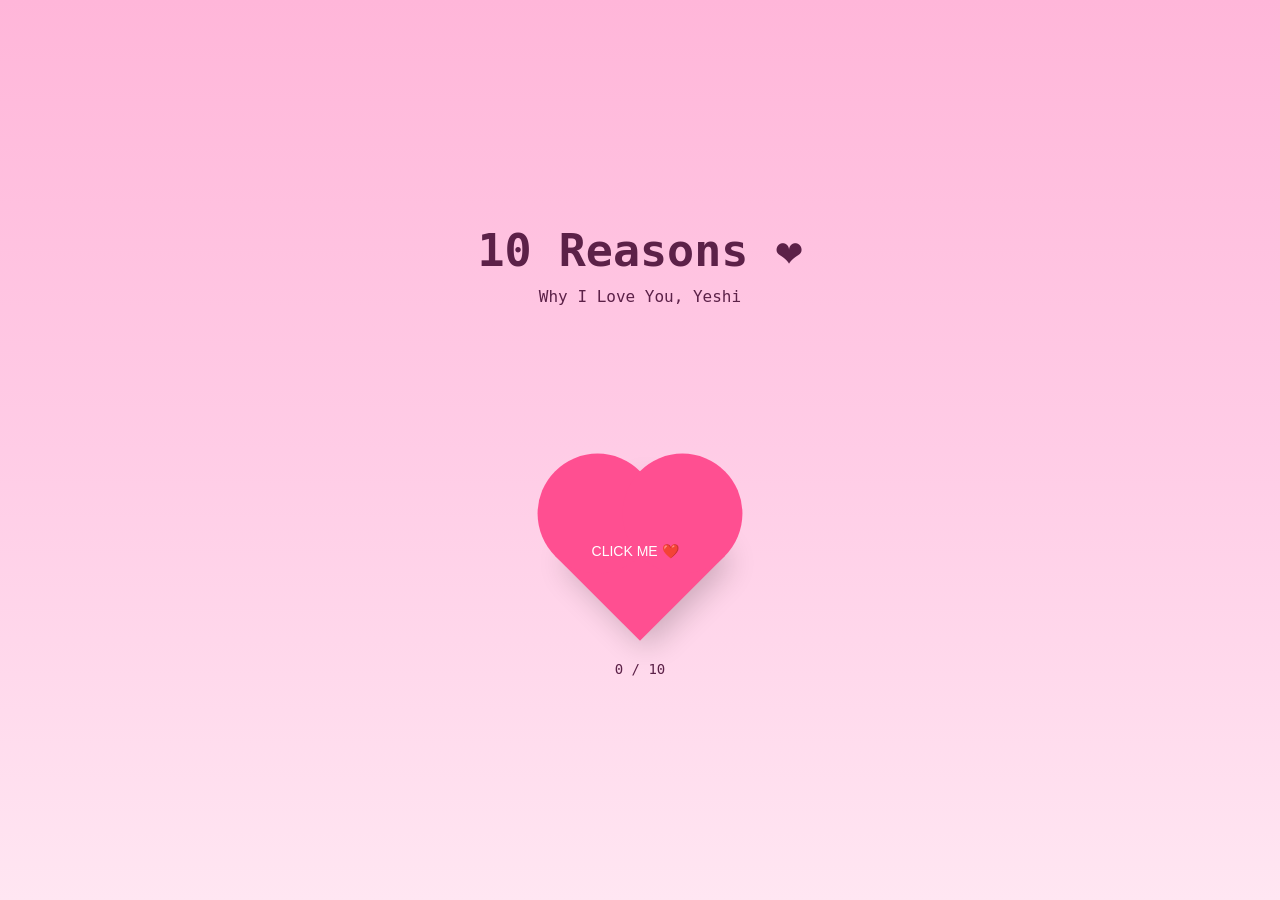
<file: pages/reasons.html>
<!DOCTYPE html>
<html lang="en">

<head>
    <meta charset="UTF-8">

    <meta name="viewport"
          content="width=device-width, initial-scale=1.0">

    <title>10 Reasons ❤️</title>

    <style>

        * {
            margin: 0;
            padding: 0;
            box-sizing: border-box;
        }

        body {
            min-height: 100vh;
            overflow: hidden;

            font-family: monospace;

            background:
                linear-gradient(
                    180deg,
                    #ffb6d9,
                    #ffcce6,
                    #ffe6f2
                );

            display: flex;
            justify-content: center;
            align-items: center;

            color: #5c2148;
        }

        /* MAIN GAME */

        .game {
            width: min(90%, 600px);
            text-align: center;
        }

        h1 {
            font-size: clamp(25px, 6vw, 45px);
            margin-bottom: 10px;
        }

        .subtitle {
            font-size: 16px;
            margin-bottom: 30px;
        }

        /* HEART */

        .heart-button {
            width: 120px;
            height: 120px;

            border: none;
            background: #ff4f91;

            cursor: pointer;

            transform: rotate(-45deg);

            margin: 30px auto;

            position: relative;

            box-shadow:
                0 10px 30px rgba(0,0,0,.2);

            transition: .3s;
        }

        .heart-button::before,
        .heart-button::after {

            content: "";

            width: 120px;
            height: 120px;

            background: #ff4f91;

            border-radius: 50%;

            position: absolute;
        }

        .heart-button::before {
            top: -60px;
            left: 0;
        }

        .heart-button::after {
            left: 60px;
            top: 0;
        }

        .heart-button:hover {
            transform:
                rotate(-45deg)
                scale(1.1);
        }

        .heart-text {

            position: absolute;

            z-index: 10;

            transform: rotate(45deg);

            color: white;

            width: 120px;

            left: 0;
            top: 45px;

            font-size: 14px;
        }

        /* REASON CARD */

        .reason-card {

            background: rgba(255,255,255,.9);

            padding: 25px;

            border-radius: 20px;

            min-height: 130px;

            display: flex;

            justify-content: center;
            align-items: center;

            box-shadow:
                0 10px 30px rgba(0,0,0,.15);

            opacity: 0;

            transform: translateY(20px);

            transition: .5s;
        }

        .reason-card.show {

            opacity: 1;

            transform: translateY(0);
        }

        #reason {

            font-size: 18px;

            line-height: 1.6;
        }

        #counter {

            margin-top: 15px;

            font-size: 14px;
        }

        /* NEXT BUTTON */

        .next {

            margin-top: 25px;

            padding: 12px 30px;

            border: none;

            border-radius: 30px;

            background: #ff4f91;

            color: white;

            font-size: 16px;

            cursor: pointer;

            display: none;
        }

        /* FLOATING HEARTS */

        .floating-heart {

            position: fixed;

            bottom: -30px;

            font-size: 20px;

            animation:
                floatUp 6s linear forwards;

            pointer-events: none;
        }

        @keyframes floatUp {

            0% {
                transform:
                    translateY(0)
                    rotate(0);
                opacity: 0;
            }

            20% {
                opacity: 1;
            }

            100% {
                transform:
                    translateY(-110vh)
                    rotate(360deg);
                opacity: 0;
            }
        }

    </style>
</head>

<body>

<div class="game">

    <h1>
        10 Reasons ❤️
    </h1>

    <p class="subtitle">
        Why I Love You, Yeshi
    </p>


    <div class="reason-card" id="card">

        <p id="reason">
            Click the heart ❤️
        </p>

    </div>


    <button
        class="heart-button"
        onclick="showReason()">

        <span class="heart-text">
            CLICK ME ❤️
        </span>

    </button>


    <p id="counter">
        0 / 10
    </p>


    <button
        class="next"
        id="nextButton"
        onclick="goNext()">

        Continue to my letter 💌

    </button>

</div>


<script>

const reasons = [

    "I love the way you make even ordinary days feel special. ❤️",

    "I love your smile because somehow it makes everything better. 😊",

    "I love how comfortable I feel when I'm with you. 🫶",

    "I love all the little things you do that you probably don't even notice. 🌸",

    "I love the way you care about the people you love. 💕",

    "I love all the memories we've created together. 📸",

    "I love laughing with you, even about the stupidest things. 😂",

    "I love that I can be completely myself around you. ❤️",

    "I love having you beside me through both good days and bad days. 🌙",

    "And most importantly... I love you simply because you're YOU. ❤️"

];


let current = 0;


function showReason() {

    if (current >= reasons.length) {
        return;
    }

    const card =
        document.getElementById("card");

    const text =
        document.getElementById("reason");

    const counter =
        document.getElementById("counter");


    card.classList.remove("show");


    setTimeout(() => {

        text.innerHTML =
            reasons[current];

        counter.innerHTML =
            `${current + 1} / 10`;

        card.classList.add("show");

    }, 200);


    createHeart();

    current++;


    if (current === reasons.length) {

        setTimeout(() => {

            document
                .getElementById("nextButton")
                .style.display = "inline-block";

        }, 600);

    }

}


function createHeart() {

    const heart =
        document.createElement("div");

    heart.className =
        "floating-heart";

    heart.innerHTML =
        ["❤️","💕","💗","💖","🌸"]
        [Math.floor(Math.random() * 5)];

    heart.style.left =
        Math.random() * 100 + "vw";

    heart.style.animationDuration =
        (4 + Math.random() * 4) + "s";

    document.body.appendChild(heart);


    setTimeout(() => {

        heart.remove();

    }, 8000);

}


function goNext() {

    window.location.href =
        "letter.html";

}


setInterval(createHeart, 900);

</script>

</body>
</html>
</file>
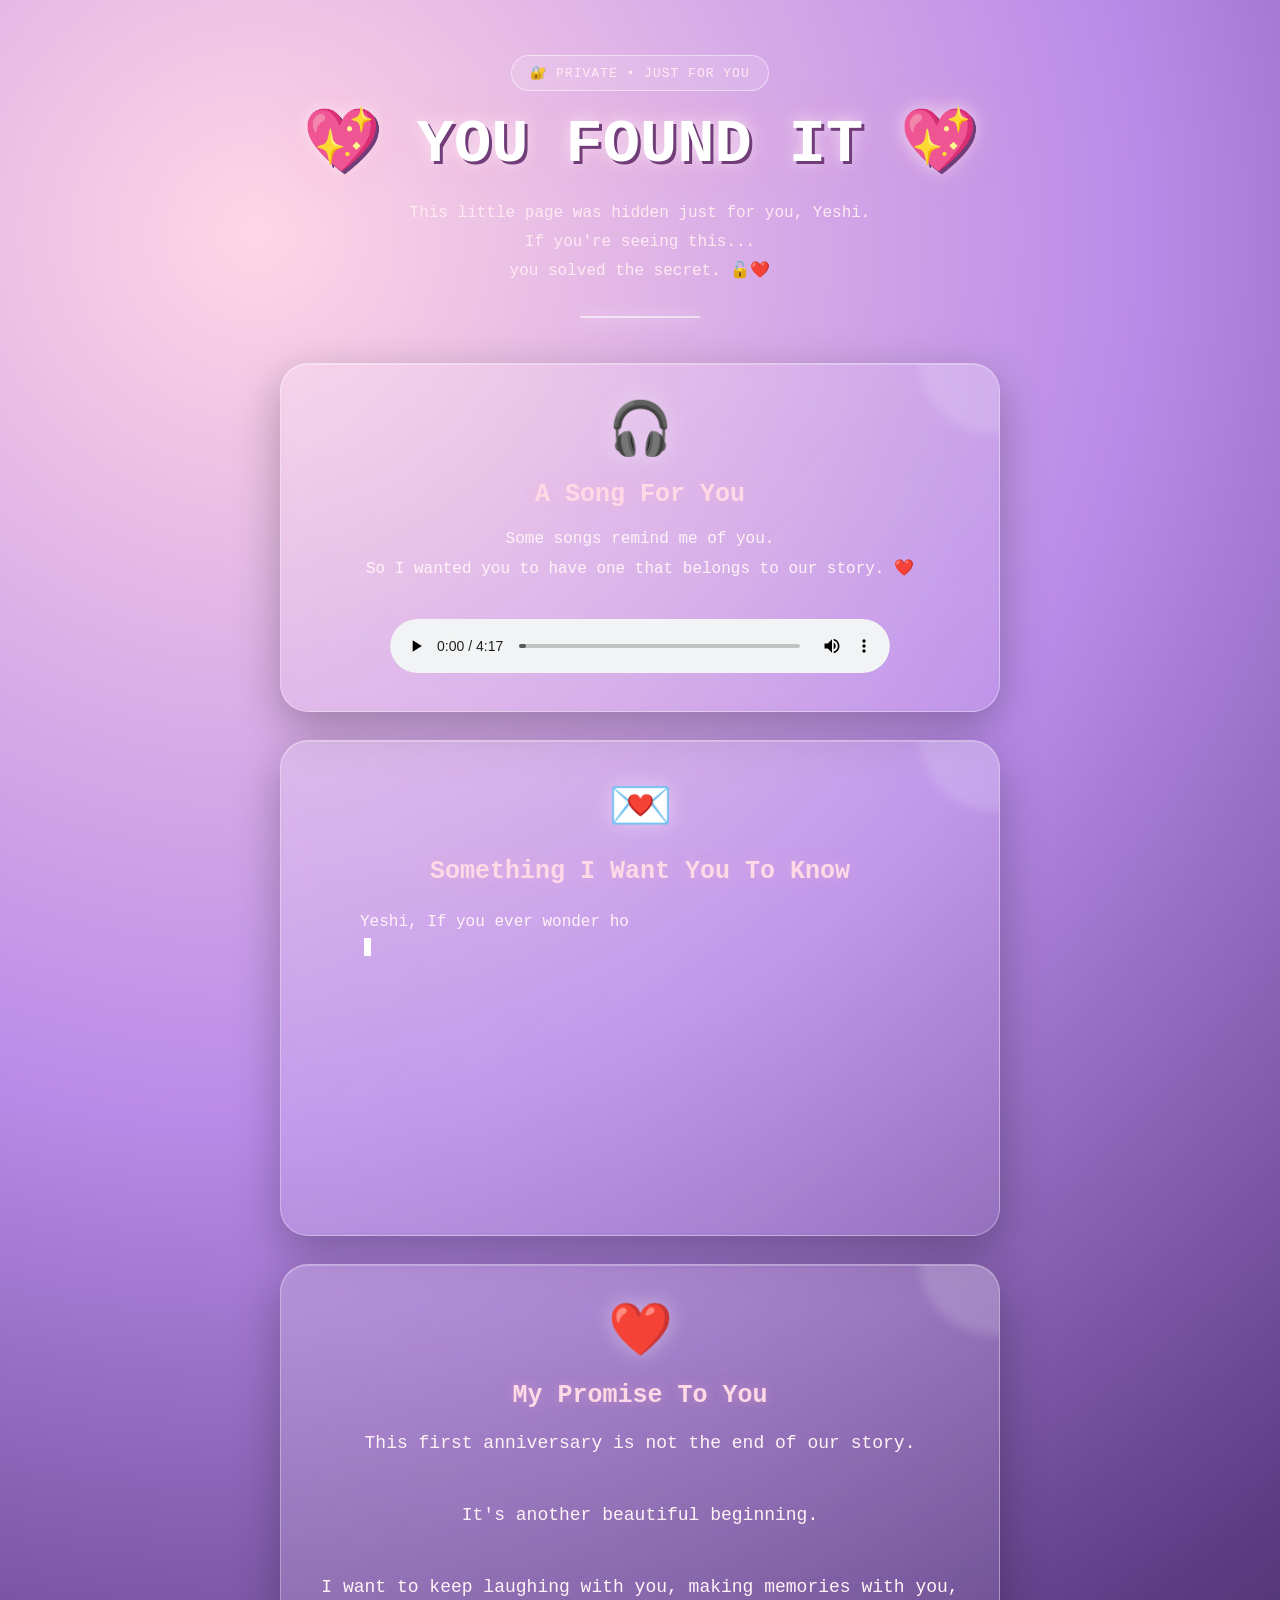
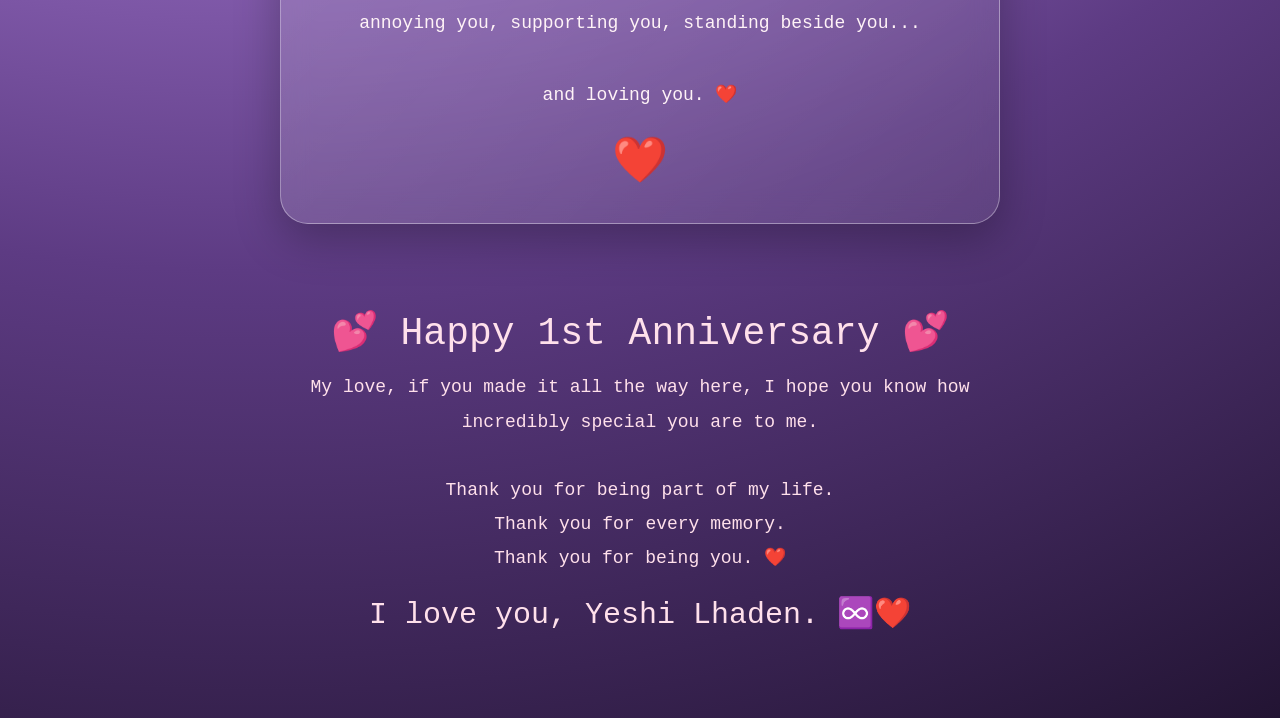
<file: pages/secret-surprise.html>
<!DOCTYPE html>
<html lang="en">

<head>

<meta charset="UTF-8">

<meta name="viewport"
content="width=device-width, initial-scale=1.0">

<title>A Secret For You ❤️</title>

<style>

/* =========================================
   RESET
========================================= */

*{
    margin:0;
    padding:0;
    box-sizing:border-box;
}


/* =========================================
   BODY
========================================= */

body{

    min-height:100vh;

    font-family:monospace;

    text-align:center;

    color:white;

    background:
    radial-gradient(
        circle at 20% 10%,
        #ffd6e5 0%,
        #b98be8 38%,
        #5d3b83 70%,
        #211331 100%
    );

    overflow-x:hidden;

}


/* =========================================
   CONTAINER
========================================= */

.container{

    width:100%;

    min-height:100vh;

    display:flex;

    flex-direction:column;

    align-items:center;

    padding:55px 20px 70px;

    position:relative;

    z-index:2;

}


/* =========================================
   SECRET BADGE
========================================= */

.secret-badge{

    display:inline-block;

    padding:9px 18px;

    border:1px solid rgba(255,255,255,.5);

    border-radius:30px;

    background:rgba(255,255,255,.12);

    backdrop-filter:blur(10px);

    color:#ffeaf3;

    font-size:13px;

    letter-spacing:1px;

    margin-bottom:20px;

    animation:fadeDown 1s ease;

}


/* =========================================
   TITLE
========================================= */

h1{

    font-size:clamp(32px,9vw,62px);

    line-height:1.1;

    color:white;

    text-shadow:
        3px 3px #713d78,
        0 0 15px rgba(255,255,255,.6),
        0 0 35px rgba(255,180,210,.5);

    animation:appear 1.5s ease;

}


.subtitle{

    margin-top:20px;

    max-width:650px;

    font-size:16px;

    line-height:1.8;

    color:#ffeaf2;

    animation:fadeUp 1.5s ease;

}


/* =========================================
   DIVIDER
========================================= */

.divider{

    width:120px;

    height:2px;

    margin:30px auto 0;

    background:rgba(255,255,255,.6);

    box-shadow:0 0 15px rgba(255,255,255,.8);

}


/* =========================================
   CARDS CONTAINER
========================================= */

.cards{

    width:100%;

    max-width:720px;

    margin-top:45px;

    display:flex;

    flex-direction:column;

    gap:28px;

}


/* =========================================
   CARD
========================================= */

.card{

    position:relative;

    padding:34px 25px;

    border-radius:28px;

    background:
        linear-gradient(
            135deg,
            rgba(255,255,255,.18),
            rgba(255,255,255,.07)
        );

    border:1px solid rgba(255,255,255,.35);

    backdrop-filter:blur(14px);

    box-shadow:
        0 15px 45px rgba(0,0,0,.28),
        inset 0 1px rgba(255,255,255,.25);

    overflow:hidden;

    animation:slideUp 1s ease;

}


.card::before{

    content:"";

    position:absolute;

    width:150px;

    height:150px;

    top:-80px;

    right:-70px;

    border-radius:50%;

    background:rgba(255,255,255,.15);

    filter:blur(5px);

}


.card:hover{

    transform:translateY(-5px);

    transition:.35s;

    box-shadow:
        0 20px 55px rgba(0,0,0,.35),
        0 0 25px rgba(255,190,220,.15);

}


/* =========================================
   ICON
========================================= */

.icon{

    font-size:52px;

    margin-bottom:18px;

    filter:
        drop-shadow(0 0 10px rgba(255,255,255,.4));

}


/* =========================================
   CARD HEADINGS
========================================= */

.card h2{

    font-size:25px;

    margin-bottom:15px;

    color:#ffd9e6;

    text-shadow:
        0 0 12px rgba(255,180,210,.35);

}


.card p{

    font-size:16px;

    line-height:1.9;

    color:#fff3f7;

}


/* =========================================
   MUSIC PLAYER
========================================= */

.music-intro{

    margin-bottom:20px;

}


audio{

    width:100%;

    max-width:500px;

    margin-top:15px;

    border-radius:30px;

}


/* =========================================
   TYPEWRITER MESSAGE
========================================= */

.typewriter{

    min-height:300px;

    text-align:left;

    max-width:570px;

    margin:0 auto;

    padding:5px;

}


.typewriter p{

    font-size:16px;

    line-height:2;

}


/* =========================================
   CURSOR
========================================= */

.cursor{

    display:inline-block;

    width:7px;

    height:18px;

    background:white;

    margin-left:4px;

    animation:blink .8s infinite;

}


/* =========================================
   PROMISE
========================================= */

.promise{

    font-size:18px !important;

    line-height:2 !important;

}


.promise-heart{

    display:block;

    font-size:45px;

    margin-top:20px;

    animation:heartbeat 1.5s infinite;

}


/* =========================================
   FINAL MESSAGE
========================================= */

.final{

    width:100%;

    max-width:700px;

    margin-top:50px;

    padding:35px 20px;

    color:#ffe0eb;

    animation:finalGlow 2s infinite alternate;

}


.final-title{

    font-size:clamp(25px,6vw,38px);

    margin-bottom:15px;

}


.final-text{

    font-size:18px;

    line-height:1.9;

}


.forever{

    margin-top:20px;

    font-size:30px;

}


/* =========================================
   HEARTS
========================================= */

.heart{

    position:fixed;

    bottom:-40px;

    pointer-events:none;

    z-index:1;

    animation:floatUp linear forwards;

}


/* =========================================
   PETALS
========================================= */

.petal{

    position:fixed;

    top:-30px;

    pointer-events:none;

    z-index:1;

    opacity:.8;

    animation:fall linear forwards;

}


/* =========================================
   ANIMATIONS
========================================= */

@keyframes appear{

    from{

        opacity:0;

        transform:scale(.6);

    }

    to{

        opacity:1;

        transform:scale(1);

    }

}


@keyframes fadeDown{

    from{

        opacity:0;

        transform:translateY(-25px);

    }

    to{

        opacity:1;

        transform:translateY(0);

    }

}


@keyframes fadeUp{

    from{

        opacity:0;

        transform:translateY(25px);

    }

    to{

        opacity:1;

        transform:translateY(0);

    }

}


@keyframes slideUp{

    from{

        opacity:0;

        transform:translateY(50px);

    }

    to{

        opacity:1;

        transform:translateY(0);

    }

}


@keyframes pulse{

    0%,100%{

        transform:scale(1);

    }

    50%{

        transform:scale(1.06);

    }

}


@keyframes heartbeat{

    0%,100%{

        transform:scale(1);

    }

    25%{

        transform:scale(1.15);

    }

    40%{

        transform:scale(1);

    }

    60%{

        transform:scale(1.12);

    }

}


@keyframes blink{

    0%,50%{

        opacity:1;

    }

    51%,100%{

        opacity:0;

    }

}


@keyframes finalGlow{

    from{

        text-shadow:
            0 0 5px rgba(255,180,210,.2);

    }

    to{

        text-shadow:
            0 0 20px rgba(255,180,210,.7);

    }

}


@keyframes floatUp{

    0%{

        transform:
            translateY(0)
            rotate(0deg)
            scale(.8);

        opacity:0;

    }

    15%{

        opacity:1;

    }

    100%{

        transform:
            translateY(-115vh)
            rotate(360deg)
            scale(1.2);

        opacity:0;

    }

}


@keyframes fall{

    0%{

        transform:
            translateY(0)
            rotate(0deg);

        opacity:0;

    }

    10%{

        opacity:.8;

    }

    100%{

        transform:
            translateY(115vh)
            translateX(100px)
            rotate(360deg);

        opacity:0;

    }

}


/* =========================================
   MOBILE
========================================= */

@media(max-width:600px){

    .container{

        padding:
            40px 15px 60px;

    }


    h1{

        font-size:36px;

    }


    .subtitle{

        font-size:14px;

        padding:0 8px;

    }


    .cards{

        margin-top:35px;

        gap:22px;

    }


    .card{

        padding:28px 18px;

        border-radius:23px;

    }


    .icon{

        font-size:45px;

    }


    .card h2{

        font-size:22px;

    }


    .card p{

        font-size:14px;

        line-height:1.8;

    }


    .typewriter{

        min-height:350px;

    }


    .typewriter p{

        font-size:14px;

        line-height:1.9;

    }


    .promise{

        font-size:15px !important;

    }


    .final-text{

        font-size:15px;

    }

}

</style>

</head>


<body>


<div class="container">


    <!-- SECRET BADGE -->

    <div class="secret-badge">

        🔐 PRIVATE • JUST FOR YOU

    </div>


    <!-- TITLE -->

    <h1>

        💖 YOU FOUND IT 💖

    </h1>


    <p class="subtitle">

        This little page was hidden just for you, Yeshi.

        <br>

        If you're seeing this...

        <br>

        you solved the secret. 🔓❤️

    </p>


    <div class="divider"></div>


    <div class="cards">


        <!-- =====================================
             SONG
        ====================================== -->

        <div class="card">

            <div class="icon">

                🎧

            </div>


            <h2>

                A Song For You

            </h2>


            <p class="music-intro">

                Some songs remind me of you.

                <br>

                So I wanted you to have one

                that belongs to our story. ❤️

            </p>


            <audio id="song" controls>

                <source
                    src="../music/our-song.mp3"
                    type="audio/mpeg"
                >

                Your browser does not support audio.

            </audio>

        </div>


        <!-- =====================================
             PRIVATE MESSAGE
        ====================================== -->

        <div class="card">

            <div class="icon">

                💌

            </div>


            <h2>

                Something I Want You To Know

            </h2>


            <div class="typewriter">

                <p id="message"></p>

                <span class="cursor"></span>

            </div>

        </div>


        <!-- =====================================
             PROMISE
        ====================================== -->

        <div class="card">

            <div class="icon">

                ❤️

            </div>


            <h2>

                My Promise To You

            </h2>


            <p class="promise">

                This first anniversary is not the end

                of our story.

                <br><br>

                It's another beautiful beginning.

                <br><br>

                I want to keep laughing with you,

                making memories with you,

                annoying you,

                supporting you,

                standing beside you...

                <br><br>

                and loving you.

                ❤️

            </p>


            <span class="promise-heart">

                ❤️

            </span>

        </div>


    </div>


    <!-- =====================================
         FINAL
    ====================================== -->

    <div class="final">

        <div class="final-title">

            💕 Happy 1st Anniversary 💕

        </div>


        <div class="final-text">

            My love, if you made it all the way here,

            I hope you know how incredibly special

            you are to me.

            <br><br>

            Thank you for being part of my life.

            <br>

            Thank you for every memory.

            <br>

            Thank you for being you.

            ❤️

        </div>


        <div class="forever">

            I love you, Yeshi Lhaden. ♾️❤️

        </div>

    </div>


</div>


<script>


/* =========================================
   TYPEWRITER MESSAGE
========================================= */

const messageText = `Yeshi,

If you ever wonder how much you mean to me...

just remember all the little moments we've shared.

The laughs.
The conversations.
The random moments.
The memories.

Somehow, every one of them became more special because you were there.

You have become such a beautiful part of my life, and I am grateful for every moment we have shared together.

❤️`;

const messageElement =
document.getElementById("message");

let index = 0;


function typeMessage(){

    if(index < messageText.length){

        messageElement.textContent +=
        messageText.charAt(index);

        index++;

        setTimeout(typeMessage,35);

    }

}


setTimeout(typeMessage,800);


/* =========================================
   FLOATING HEARTS
========================================= */

function createHeart(){

    const heart =
    document.createElement("div");

    heart.className="heart";


    const symbols=[

        "❤️",
        "💕",
        "💗",
        "💖",
        "✨"

    ];


    heart.innerHTML =
    symbols[
        Math.floor(
            Math.random()*symbols.length
        )
    ];


    heart.style.left =
    Math.random()*100+"vw";


    heart.style.fontSize =
    (14 + Math.random()*22)+"px";


    heart.style.animationDuration =
    (5 + Math.random()*5)+"s";


    document.body.appendChild(heart);


    setTimeout(()=>{

        heart.remove();

    },11000);

}


setInterval(createHeart,550);


/* =========================================
   FALLING PETALS
========================================= */

function createPetal(){

    const petal =
    document.createElement("div");

    petal.className="petal";


    const symbols=[

        "🌸",
        "🌷",
        "✨",
        "💗"

    ];


    petal.innerHTML =
    symbols[
        Math.floor(
            Math.random()*symbols.length
        )
    ];


    petal.style.left =
    Math.random()*100+"vw";


    petal.style.fontSize =
    (12 + Math.random()*16)+"px";


    petal.style.animationDuration =
    (6 + Math.random()*6)+"s";


    document.body.appendChild(petal);


    setTimeout(()=>{

        petal.remove();

    },13000);

}


setInterval(createPetal,1200);

</script>


</body>

</html>
</file>
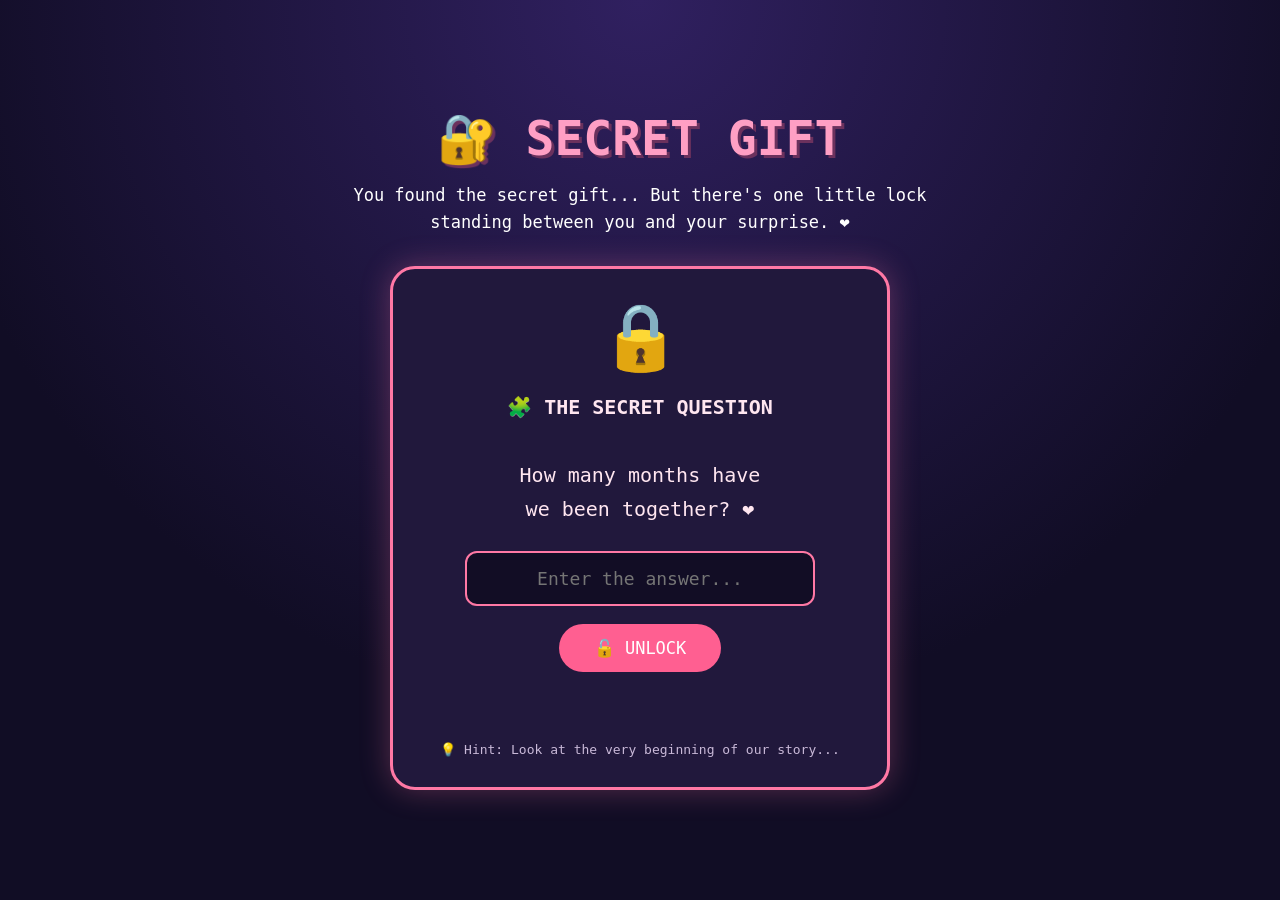
<file: pages/secret.html>
<!DOCTYPE html>
<html lang="en">

<head>

<meta charset="UTF-8">

<meta name="viewport"
content="width=device-width, initial-scale=1.0">

<title>Secret Puzzle 🔐</title>

<style>

/* RESET */

*{
    margin:0;
    padding:0;
    box-sizing:border-box;
}


/* BACKGROUND */

body{

    min-height:100vh;

    background:
    radial-gradient(circle at top,#302060,#110d25 65%);

    font-family:monospace;

    color:white;

    text-align:center;

    overflow:hidden;

}


/* GAME CONTAINER */

.game{

    min-height:100vh;

    display:flex;

    flex-direction:column;

    justify-content:center;

    align-items:center;

    padding:20px;

}


/* TITLE */

h1{

    font-size:clamp(28px,7vw,48px);

    margin-bottom:15px;

    color:#ff9fc4;

    text-shadow:
    3px 3px #6b315d;

}


/* SUBTITLE */

.subtitle{

    font-size:17px;

    max-width:600px;

    line-height:1.6;

    margin-bottom:30px;

}


/* PUZZLE BOX */

.puzzle{

    width:100%;

    max-width:500px;

    background:#21183c;

    border:3px solid #ff78a5;

    border-radius:25px;

    padding:30px 20px;

    box-shadow:
    0 0 30px rgba(255,120,165,.3);

}


/* LOCK */

.lock{

    font-size:65px;

    margin-bottom:15px;

    animation:float 2s ease-in-out infinite;

}


@keyframes float{

    0%,100%{
        transform:translateY(0);
    }

    50%{
        transform:translateY(-8px);
    }

}


/* QUESTION */

.question{

    font-size:20px;

    line-height:1.7;

    margin-bottom:25px;

    color:#ffe6f0;

}


/* INPUT */

input{

    width:100%;

    max-width:350px;

    padding:15px;

    border-radius:12px;

    border:2px solid #ff78a5;

    background:#120d25;

    color:white;

    font-family:monospace;

    font-size:18px;

    text-align:center;

    outline:none;

}


input:focus{

    box-shadow:
    0 0 15px rgba(255,120,165,.6);

}


/* BUTTON */

button{

    margin-top:18px;

    padding:14px 35px;

    border:none;

    border-radius:25px;

    background:#ff5f91;

    color:white;

    font-family:monospace;

    font-size:17px;

    cursor:pointer;

    transition:.3s;

}


button:hover{

    transform:scale(1.08);

    box-shadow:
    0 5px 20px rgba(255,95,145,.4);

}


/* MESSAGE */

#message{

    min-height:30px;

    margin-top:20px;

    font-size:17px;

    line-height:1.6;

}


/* HINT */

.hint{

    margin-top:20px;

    font-size:13px;

    color:#c9b9d8;

}


/* SUCCESS */

.success{

    animation:success .8s ease;

}


@keyframes success{

    0%{
        transform:scale(1);
    }

    50%{
        transform:scale(1.05);
    }

    100%{
        transform:scale(1);
    }

}


/* HEARTS */

.heart{

    position:fixed;

    bottom:-30px;

    pointer-events:none;

    animation:rise linear forwards;

}


@keyframes rise{

    0%{

        transform:
        translateY(0)
        rotate(0);

        opacity:0;

    }

    20%{
        opacity:1;
    }

    100%{

        transform:
        translateY(-110vh)
        rotate(360deg);

        opacity:0;

    }

}


/* SHAKE */

.shake{

    animation:shake .4s;

}


@keyframes shake{

    0%,100%{
        transform:translateX(0);
    }

    25%{
        transform:translateX(-10px);
    }

    75%{
        transform:translateX(10px);
    }

}


/* MOBILE */

@media(max-width:600px){

    .puzzle{

        padding:25px 15px;

    }

    .question{

        font-size:17px;

    }

    input{

        font-size:16px;

    }

}

</style>

</head>


<body>


<div class="game">


    <h1>🔐 SECRET GIFT</h1>


    <p class="subtitle">

        You found the secret gift...

        But there's one little lock

        standing between you and your surprise. ❤️

    </p>


    <div class="puzzle" id="puzzle">


        <div class="lock" id="lock">

            🔒

        </div>


        <div class="question">

            <p>
                🧩 <b>THE SECRET QUESTION</b>
            </p>

            <br>

            <p>
                How many months have<br>
                we been together? ❤️
            </p>

        </div>


        <input
            type="text"
            id="answer"
            placeholder="Enter the answer..."
            autocomplete="off"
        >


        <br>


        <button onclick="checkAnswer()">

            🔓 UNLOCK

        </button>


        <div id="message"></div>


        <p class="hint">

            💡 Hint: Look at the very beginning of our story...

        </p>


    </div>

</div>


<script>


function checkAnswer(){

    const input =
    document.getElementById("answer");

    const answer =
    input.value.trim().toLowerCase();


    const puzzle =
    document.getElementById("puzzle");

    const lock =
    document.getElementById("lock");

    const message =
    document.getElementById("message");


    /* CORRECT ANSWERS */

    if(
        answer === "10" ||
        answer === "ten" ||
        answer === "10 months" ||
        answer === "ten months"
    ){

        lock.innerHTML="🔓";

        message.innerHTML=
        "✨ CORRECT! ✨<br><br>" +
        "You unlocked the secret! ❤️";

        message.style.color="#ff9fc4";

        puzzle.classList.add("success");


        setTimeout(function(){

            message.innerHTML=
            "💖 Preparing your surprise... 💖";

        },1500);


        setTimeout(function(){

            window.location.href="qr.html";

        },3000);

    }


    /* WRONG ANSWER */

    else{

        lock.innerHTML="🔒";

        message.innerHTML=
        "❌ Not quite... Try again, love. ❤️";

        message.style.color="#ff9f9f";

        puzzle.classList.remove("shake");

        void puzzle.offsetWidth;

        puzzle.classList.add("shake");

        input.value="";

        input.focus();

    }

}


/* ENTER KEY */

document
.getElementById("answer")
.addEventListener("keydown",function(event){

    if(event.key==="Enter"){

        checkAnswer();

    }

});


/* FLOATING HEARTS */

function createHeart(){

    const heart =
    document.createElement("div");

    heart.className="heart";


    const symbols=[

        "❤️",
        "💕",
        "💗",
        "💖",
        "✨",
        "🌸"

    ];


    heart.innerHTML=
    symbols[
        Math.floor(
            Math.random()*symbols.length
        )
    ];


    heart.style.left=
    Math.random()*100+"vw";


    heart.style.fontSize=
    (14+Math.random()*20)+"px";


    heart.style.animationDuration=
    (4+Math.random()*4)+"s";


    document.body.appendChild(heart);


    setTimeout(function(){

        heart.remove();

    },8000);

}


setInterval(createHeart,600);


</script>


</body>

</html>
</file>
<file: style.css>
*{
    margin:0;
    padding:0;
    box-sizing:border-box;
    font-family:monospace;
}
body{
    background:linear-gradient(#6d5dfc,#f8a5c2);
    height:100vh;
    display:flex;
    justify-content:center;
    align-items:center;
    overflow:hidden;
    color:white;
    text-align:center;

}
.overlay{
    width:100%;
    padding:20px;
}
h1{
    font-size:48px;
    margin:10px;
}
h2{
    font-size:25px;
    margin:10px;
}
p{
    font-size:18px;
    margin:30px;

}
button{
    padding:15px 50px;
    font-size:20px;
    border:none;
    border-radius:12px;
    background:#ff4fa2;
    color:white;
    cursor:pointer;
    transition:3s;
}
button:hover{
    transform:scale(1.08);

}
.heart{
    position:absolute;
    color:pink;
    font-size:25px;
    animation:float 6s linear infinite;
}
@keyframes float{
    0%{
        transform:translateY(100vh);
        opacity:0;

}
100%{
    transform:transtaleY(-120vh);
    opacity:1;
}
}
</file>
